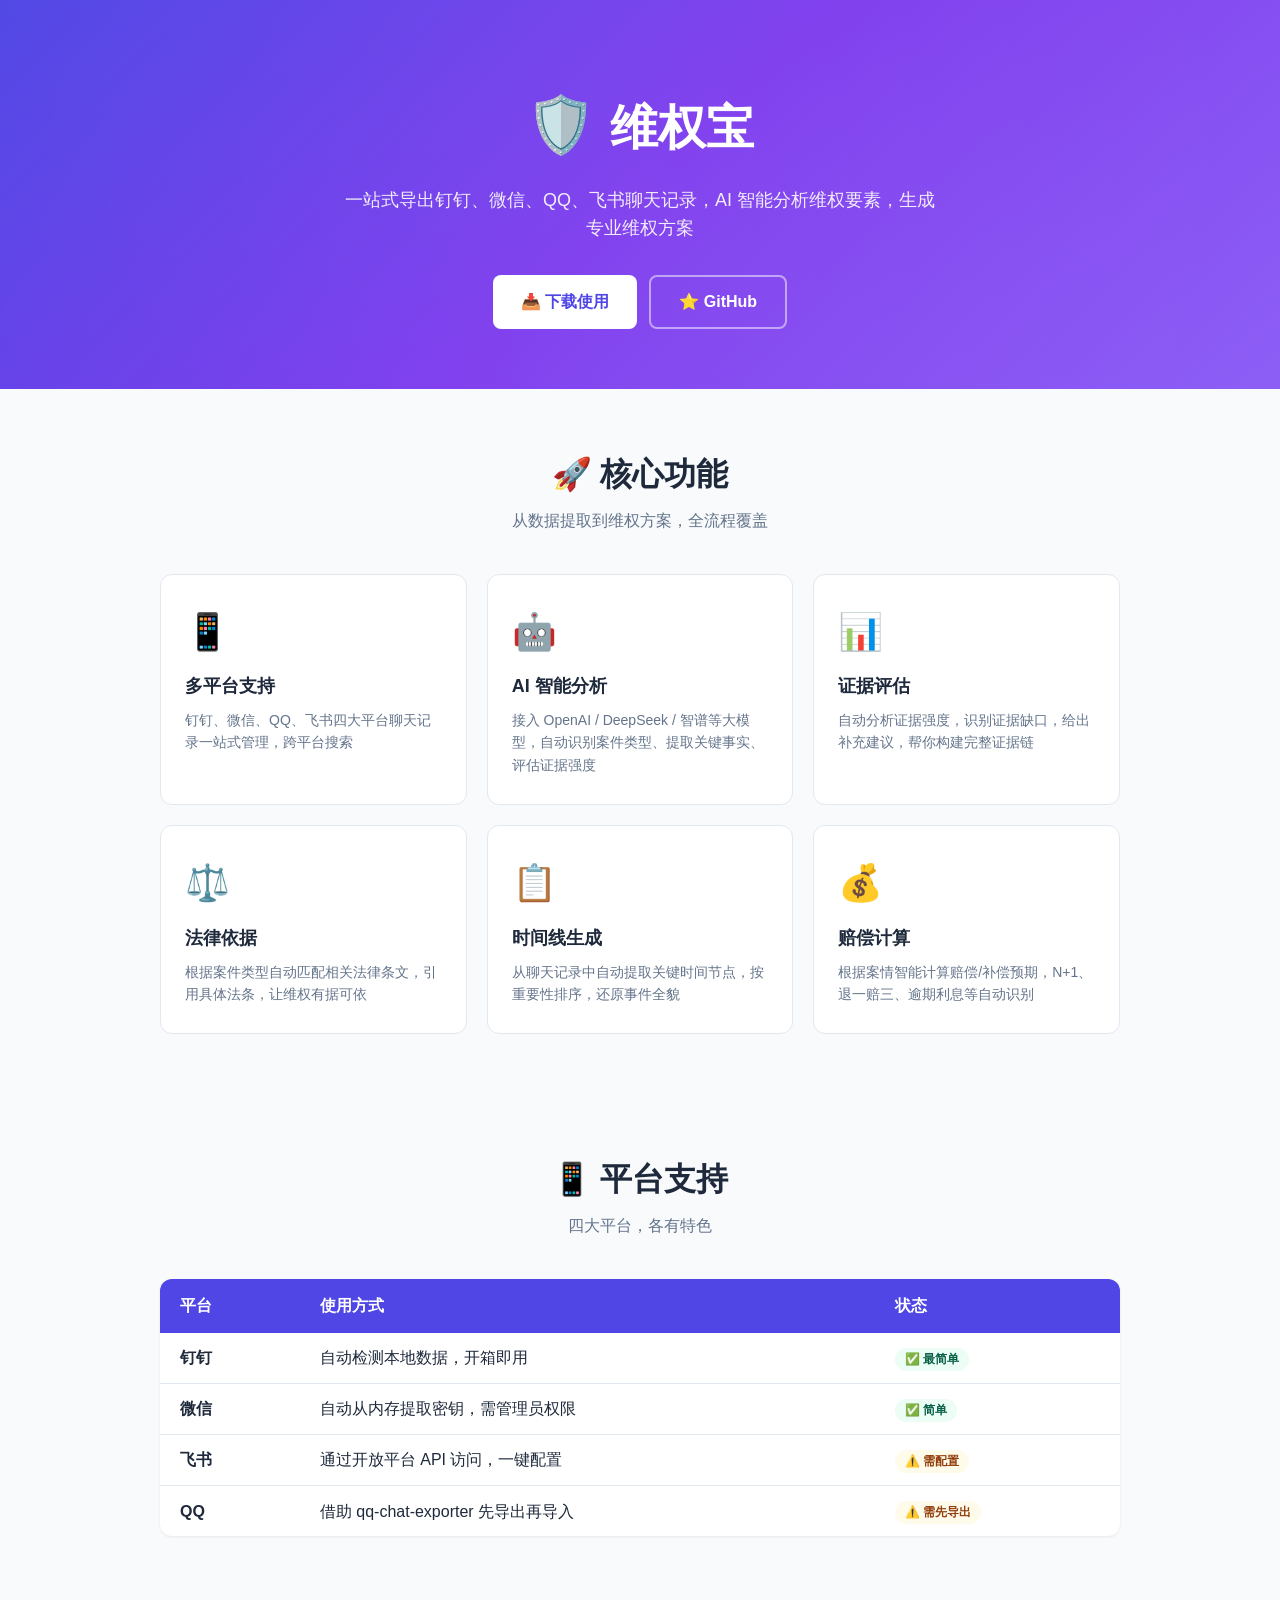
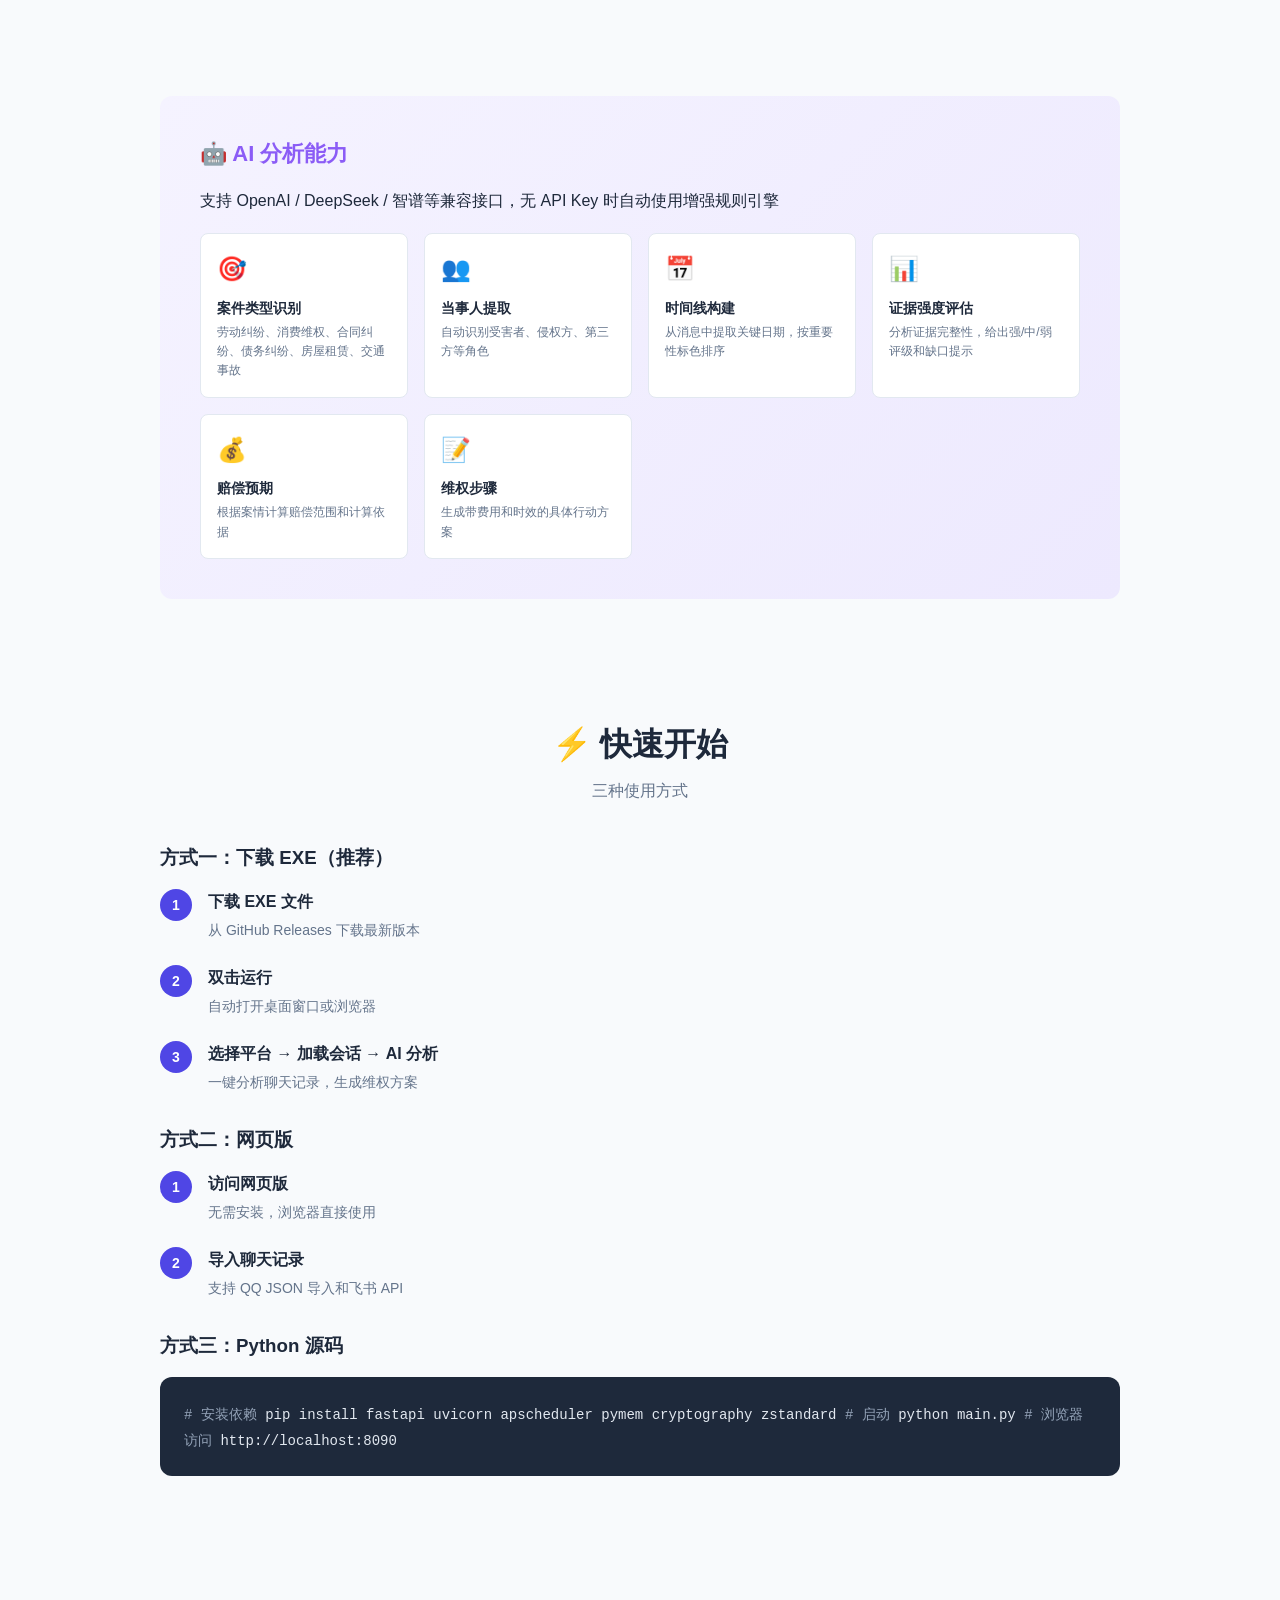
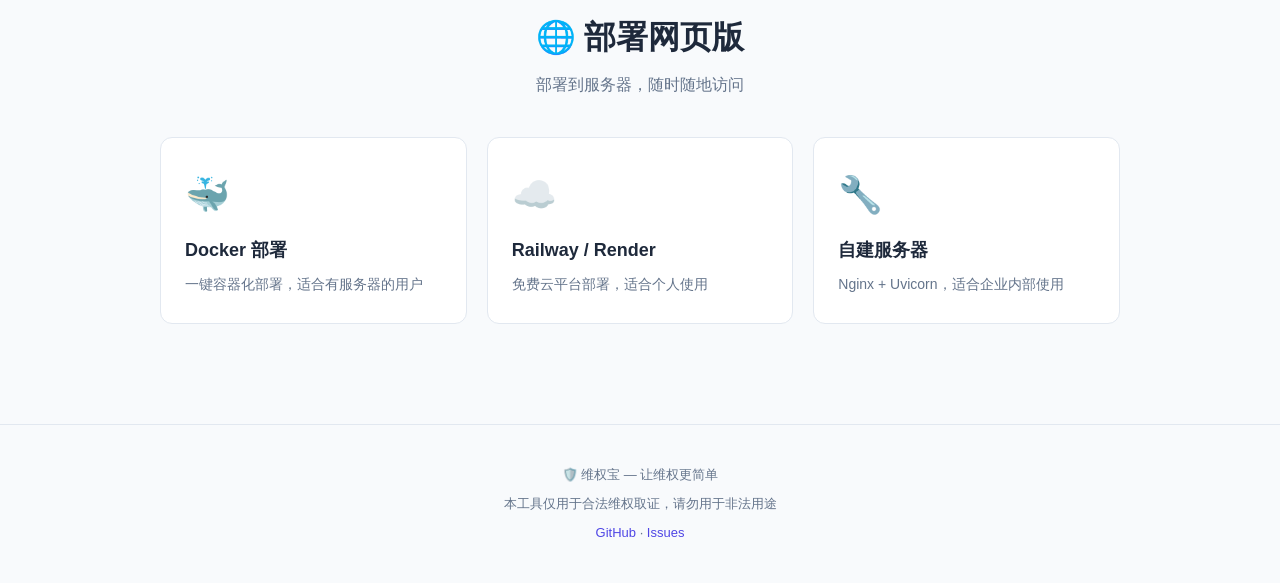
<file: docs/index.html>
<!DOCTYPE html>
<html lang="zh-CN">
<head>
    <meta charset="UTF-8">
    <meta name="viewport" content="width=device-width, initial-scale=1.0">
    <title>🛡️ 维权宝 - 聊天记录取证与 AI 智能分析</title>
    <meta name="description" content="一站式导出钉钉、微信、QQ、飞书聊天记录，AI 智能分析维权要素">
    <style>
        :root {
            --primary: #4f46e5;
            --primary-light: #eef2ff;
            --ai: #8b5cf6;
            --bg: #f8fafc;
            --card: #ffffff;
            --text: #1e293b;
            --text2: #64748b;
            --border: #e2e8f0;
            --green: #10b981;
            --yellow: #f59e0b;
            --radius: 12px;
        }
        * { margin: 0; padding: 0; box-sizing: border-box; }
        body { font-family: -apple-system, BlinkMacSystemFont, 'Segoe UI', 'Microsoft YaHei', sans-serif; background: var(--bg); color: var(--text); line-height: 1.6; }

        /* Hero */
        .hero { background: linear-gradient(135deg, #4f46e5 0%, #7c3aed 50%, #8b5cf6 100%); color: white; padding: 80px 20px 60px; text-align: center; position: relative; overflow: hidden; }
        .hero::before { content: ''; position: absolute; top: -50%; left: -50%; width: 200%; height: 200%; background: radial-gradient(circle, rgba(255,255,255,0.05) 0%, transparent 70%); animation: float 20s ease-in-out infinite; }
        @keyframes float { 0%, 100% { transform: translate(0, 0); } 50% { transform: translate(-20px, 20px); } }
        .hero h1 { font-size: 48px; margin-bottom: 16px; position: relative; }
        .hero h1 .icon { font-size: 56px; }
        .hero p { font-size: 18px; opacity: 0.9; max-width: 600px; margin: 0 auto 32px; position: relative; }
        .hero-buttons { display: flex; gap: 12px; justify-content: center; flex-wrap: wrap; position: relative; }
        .btn { padding: 12px 28px; border-radius: 8px; font-size: 16px; font-weight: 600; text-decoration: none; display: inline-flex; align-items: center; gap: 8px; transition: all 0.2s; border: none; cursor: pointer; }
        .btn-white { background: white; color: var(--primary); }
        .btn-white:hover { transform: translateY(-2px); box-shadow: 0 8px 20px rgba(0,0,0,0.2); }
        .btn-outline { background: transparent; color: white; border: 2px solid rgba(255,255,255,0.5); }
        .btn-outline:hover { background: rgba(255,255,255,0.1); border-color: white; }

        /* Section */
        .section { max-width: 1000px; margin: 0 auto; padding: 60px 20px; }
        .section-title { text-align: center; margin-bottom: 40px; }
        .section-title h2 { font-size: 32px; margin-bottom: 8px; }
        .section-title p { color: var(--text2); font-size: 16px; }

        /* Features Grid */
        .features { display: grid; grid-template-columns: repeat(auto-fit, minmax(280px, 1fr)); gap: 20px; }
        .feature-card { background: var(--card); border: 1px solid var(--border); border-radius: var(--radius); padding: 28px 24px; transition: all 0.2s; }
        .feature-card:hover { transform: translateY(-4px); box-shadow: 0 12px 24px rgba(0,0,0,0.08); border-color: var(--primary); }
        .feature-icon { font-size: 36px; margin-bottom: 12px; }
        .feature-card h3 { font-size: 18px; margin-bottom: 8px; }
        .feature-card p { color: var(--text2); font-size: 14px; }

        /* Platform Table */
        .platform-table { width: 100%; border-collapse: collapse; background: var(--card); border-radius: var(--radius); overflow: hidden; box-shadow: 0 1px 3px rgba(0,0,0,0.08); }
        .platform-table th { background: var(--primary); color: white; padding: 14px 20px; text-align: left; font-weight: 600; }
        .platform-table td { padding: 12px 20px; border-bottom: 1px solid var(--border); }
        .platform-table tr:last-child td { border-bottom: none; }
        .platform-table tr:hover { background: var(--primary-light); }
        .tag { display: inline-block; padding: 2px 10px; border-radius: 12px; font-size: 12px; font-weight: 600; }
        .tag-green { background: #ecfdf5; color: #065f46; }
        .tag-yellow { background: #fffbeb; color: #92400e; }
        .tag-red { background: #fef2f2; color: #991b1b; }

        /* AI Section */
        .ai-showcase { background: linear-gradient(135deg, #f5f3ff 0%, #ede9fe 100%); border-radius: var(--radius); padding: 40px; margin-top: 40px; }
        .ai-showcase h3 { font-size: 22px; color: var(--ai); margin-bottom: 16px; display: flex; align-items: center; gap: 8px; }
        .ai-grid { display: grid; grid-template-columns: repeat(auto-fit, minmax(200px, 1fr)); gap: 16px; margin-top: 20px; }
        .ai-item { background: white; border-radius: 8px; padding: 16px; border: 1px solid var(--border); }
        .ai-item .emoji { font-size: 24px; margin-bottom: 8px; }
        .ai-item h4 { font-size: 14px; margin-bottom: 4px; }
        .ai-item p { font-size: 12px; color: var(--text2); }

        /* Code Block */
        .code-block { background: #1e293b; color: #e2e8f0; border-radius: var(--radius); padding: 24px; overflow-x: auto; margin: 16px 0; }
        .code-block code { font-family: 'Cascadia Code', 'Fira Code', monospace; font-size: 14px; line-height: 1.6; }
        .code-block .comment { color: #94a3b8; }
        .code-block .keyword { color: #c084fc; }
        .code-block .string { color: #86efac; }

        /* Steps */
        .steps { counter-reset: step; }
        .step { display: flex; gap: 16px; margin-bottom: 24px; align-items: flex-start; }
        .step::before { counter-increment: step; content: counter(step); width: 32px; height: 32px; border-radius: 50%; background: var(--primary); color: white; display: flex; align-items: center; justify-content: center; font-weight: 700; flex-shrink: 0; font-size: 14px; }
        .step-content { flex: 1; }
        .step-content h4 { font-size: 16px; margin-bottom: 4px; }
        .step-content p { color: var(--text2); font-size: 14px; }

        /* Footer */
        .footer { text-align: center; padding: 40px 20px; color: var(--text2); font-size: 13px; border-top: 1px solid var(--border); margin-top: 40px; }
        .footer a { color: var(--primary); text-decoration: none; }

        /* Responsive */
        @media (max-width: 640px) {
            .hero h1 { font-size: 32px; }
            .hero p { font-size: 16px; }
            .section { padding: 40px 16px; }
            .ai-showcase { padding: 24px; }
        }
    </style>
</head>
<body>

<!-- Hero -->
<div class="hero">
    <h1><span class="icon">🛡️</span> 维权宝</h1>
    <p>一站式导出钉钉、微信、QQ、飞书聊天记录，AI 智能分析维权要素，生成专业维权方案</p>
    <div class="hero-buttons">
        <a href="https://github.com/saleiyi/weiquanbao/releases" class="btn btn-white">📥 下载使用</a>
        <a href="https://github.com/saleiyi/weiquanbao" class="btn btn-outline">⭐ GitHub</a>
    </div>
</div>

<!-- Features -->
<div class="section">
    <div class="section-title">
        <h2>🚀 核心功能</h2>
        <p>从数据提取到维权方案，全流程覆盖</p>
    </div>
    <div class="features">
        <div class="feature-card">
            <div class="feature-icon">📱</div>
            <h3>多平台支持</h3>
            <p>钉钉、微信、QQ、飞书四大平台聊天记录一站式管理，跨平台搜索</p>
        </div>
        <div class="feature-card">
            <div class="feature-icon">🤖</div>
            <h3>AI 智能分析</h3>
            <p>接入 OpenAI / DeepSeek / 智谱等大模型，自动识别案件类型、提取关键事实、评估证据强度</p>
        </div>
        <div class="feature-card">
            <div class="feature-icon">📊</div>
            <h3>证据评估</h3>
            <p>自动分析证据强度，识别证据缺口，给出补充建议，帮你构建完整证据链</p>
        </div>
        <div class="feature-card">
            <div class="feature-icon">⚖️</div>
            <h3>法律依据</h3>
            <p>根据案件类型自动匹配相关法律条文，引用具体法条，让维权有据可依</p>
        </div>
        <div class="feature-card">
            <div class="feature-icon">📋</div>
            <h3>时间线生成</h3>
            <p>从聊天记录中自动提取关键时间节点，按重要性排序，还原事件全貌</p>
        </div>
        <div class="feature-card">
            <div class="feature-icon">💰</div>
            <h3>赔偿计算</h3>
            <p>根据案情智能计算赔偿/补偿预期，N+1、退一赔三、逾期利息等自动识别</p>
        </div>
    </div>
</div>

<!-- Platforms -->
<div class="section">
    <div class="section-title">
        <h2>📱 平台支持</h2>
        <p>四大平台，各有特色</p>
    </div>
    <table class="platform-table">
        <thead>
            <tr><th>平台</th><th>使用方式</th><th>状态</th></tr>
        </thead>
        <tbody>
            <tr>
                <td><strong>钉钉</strong></td>
                <td>自动检测本地数据，开箱即用</td>
                <td><span class="tag tag-green">✅ 最简单</span></td>
            </tr>
            <tr>
                <td><strong>微信</strong></td>
                <td>自动从内存提取密钥，需管理员权限</td>
                <td><span class="tag tag-green">✅ 简单</span></td>
            </tr>
            <tr>
                <td><strong>飞书</strong></td>
                <td>通过开放平台 API 访问，一键配置</td>
                <td><span class="tag tag-yellow">⚠️ 需配置</span></td>
            </tr>
            <tr>
                <td><strong>QQ</strong></td>
                <td>借助 qq-chat-exporter 先导出再导入</td>
                <td><span class="tag tag-yellow">⚠️ 需先导出</span></td>
            </tr>
        </tbody>
    </table>
</div>

<!-- AI Analysis Showcase -->
<div class="section">
    <div class="ai-showcase">
        <h3>🤖 AI 分析能力</h3>
        <p>支持 OpenAI / DeepSeek / 智谱等兼容接口，无 API Key 时自动使用增强规则引擎</p>
        <div class="ai-grid">
            <div class="ai-item">
                <div class="emoji">🎯</div>
                <h4>案件类型识别</h4>
                <p>劳动纠纷、消费维权、合同纠纷、债务纠纷、房屋租赁、交通事故</p>
            </div>
            <div class="ai-item">
                <div class="emoji">👥</div>
                <h4>当事人提取</h4>
                <p>自动识别受害者、侵权方、第三方等角色</p>
            </div>
            <div class="ai-item">
                <div class="emoji">📅</div>
                <h4>时间线构建</h4>
                <p>从消息中提取关键日期，按重要性标色排序</p>
            </div>
            <div class="ai-item">
                <div class="emoji">📊</div>
                <h4>证据强度评估</h4>
                <p>分析证据完整性，给出强/中/弱评级和缺口提示</p>
            </div>
            <div class="ai-item">
                <div class="emoji">💰</div>
                <h4>赔偿预期</h4>
                <p>根据案情计算赔偿范围和计算依据</p>
            </div>
            <div class="ai-item">
                <div class="emoji">📝</div>
                <h4>维权步骤</h4>
                <p>生成带费用和时效的具体行动方案</p>
            </div>
        </div>
    </div>
</div>

<!-- Quick Start -->
<div class="section">
    <div class="section-title">
        <h2>⚡ 快速开始</h2>
        <p>三种使用方式</p>
    </div>

    <h3 style="margin-bottom:16px">方式一：下载 EXE（推荐）</h3>
    <div class="steps">
        <div class="step">
            <div class="step-content">
                <h4>下载 EXE 文件</h4>
                <p>从 GitHub Releases 下载最新版本</p>
            </div>
        </div>
        <div class="step">
            <div class="step-content">
                <h4>双击运行</h4>
                <p>自动打开桌面窗口或浏览器</p>
            </div>
        </div>
        <div class="step">
            <div class="step-content">
                <h4>选择平台 → 加载会话 → AI 分析</h4>
                <p>一键分析聊天记录，生成维权方案</p>
            </div>
        </div>
    </div>

    <h3 style="margin:32px 0 16px">方式二：网页版</h3>
    <div class="steps">
        <div class="step">
            <div class="step-content">
                <h4>访问网页版</h4>
                <p>无需安装，浏览器直接使用</p>
            </div>
        </div>
        <div class="step">
            <div class="step-content">
                <h4>导入聊天记录</h4>
                <p>支持 QQ JSON 导入和飞书 API</p>
            </div>
        </div>
    </div>

    <h3 style="margin:32px 0 16px">方式三：Python 源码</h3>
    <div class="code-block"><code><span class="comment"># 安装依赖</span>
pip install fastapi uvicorn apscheduler pymem cryptography zstandard

<span class="comment"># 启动</span>
python main.py

<span class="comment"># 浏览器访问</span>
http://localhost:8090</code></div>
</div>

<!-- Deploy -->
<div class="section">
    <div class="section-title">
        <h2>🌐 部署网页版</h2>
        <p>部署到服务器，随时随地访问</p>
    </div>
    <div class="features">
        <div class="feature-card">
            <div class="feature-icon">🐳</div>
            <h3>Docker 部署</h3>
            <p>一键容器化部署，适合有服务器的用户</p>
        </div>
        <div class="feature-card">
            <div class="feature-icon">☁️</div>
            <h3>Railway / Render</h3>
            <p>免费云平台部署，适合个人使用</p>
        </div>
        <div class="feature-card">
            <div class="feature-icon">🔧</div>
            <h3>自建服务器</h3>
            <p>Nginx + Uvicorn，适合企业内部使用</p>
        </div>
    </div>
</div>

<!-- Footer -->
<div class="footer">
    <p>🛡️ 维权宝 — 让维权更简单</p>
    <p style="margin-top:8px">本工具仅用于合法维权取证，请勿用于非法用途</p>
    <p style="margin-top:8px"><a href="https://github.com/saleiyi/weiquanbao">GitHub</a> · <a href="https://github.com/saleiyi/weiquanbao/issues">Issues</a></p>
</div>

</body>
</html>
</file>
